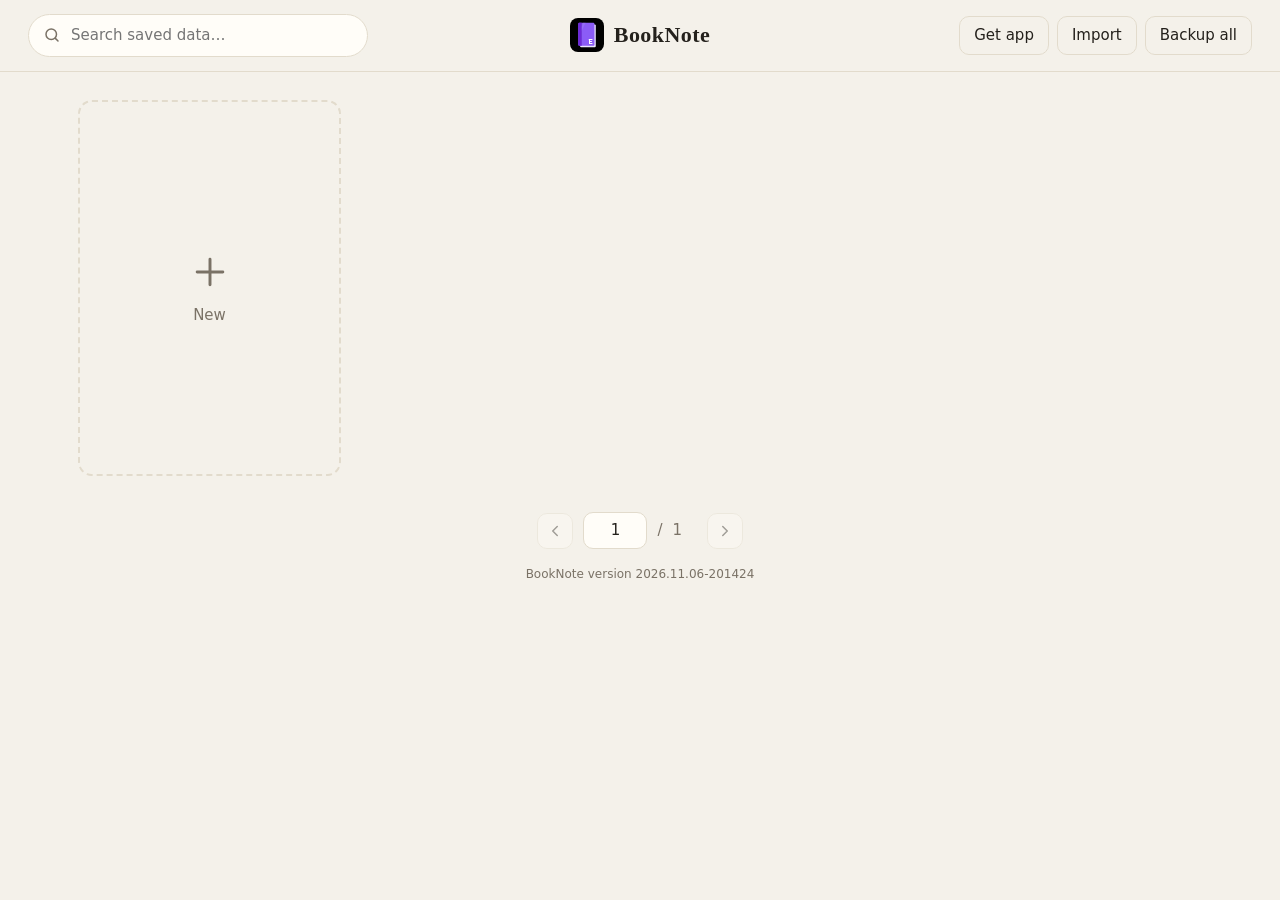
<file: index.html>
<!doctype html>
<html lang="en">
<head>
  <meta charset="utf-8">
  <meta name="viewport" content="width=device-width, initial-scale=1">
  <meta name="description" content="A notebook of books, fields and cards with images, tags and notes, saved on your own device.">
  <meta name="theme-color" content="#000000">
  <title>BookNote</title>
  <link rel="icon" href="icons/logo.svg" type="image/svg+xml">
  <link rel="icon" href="icons/favicon-32.png" sizes="32x32" type="image/png">
  <link rel="apple-touch-icon" href="icons/apple-touch-icon.png">
  <link rel="stylesheet" href="style.css">
</head>
<body>
  <div id="app"></div>
  <div id="toast" role="status" aria-live="polite"></div>
  <script src="app.js"></script>
</body>
</html>
</file>
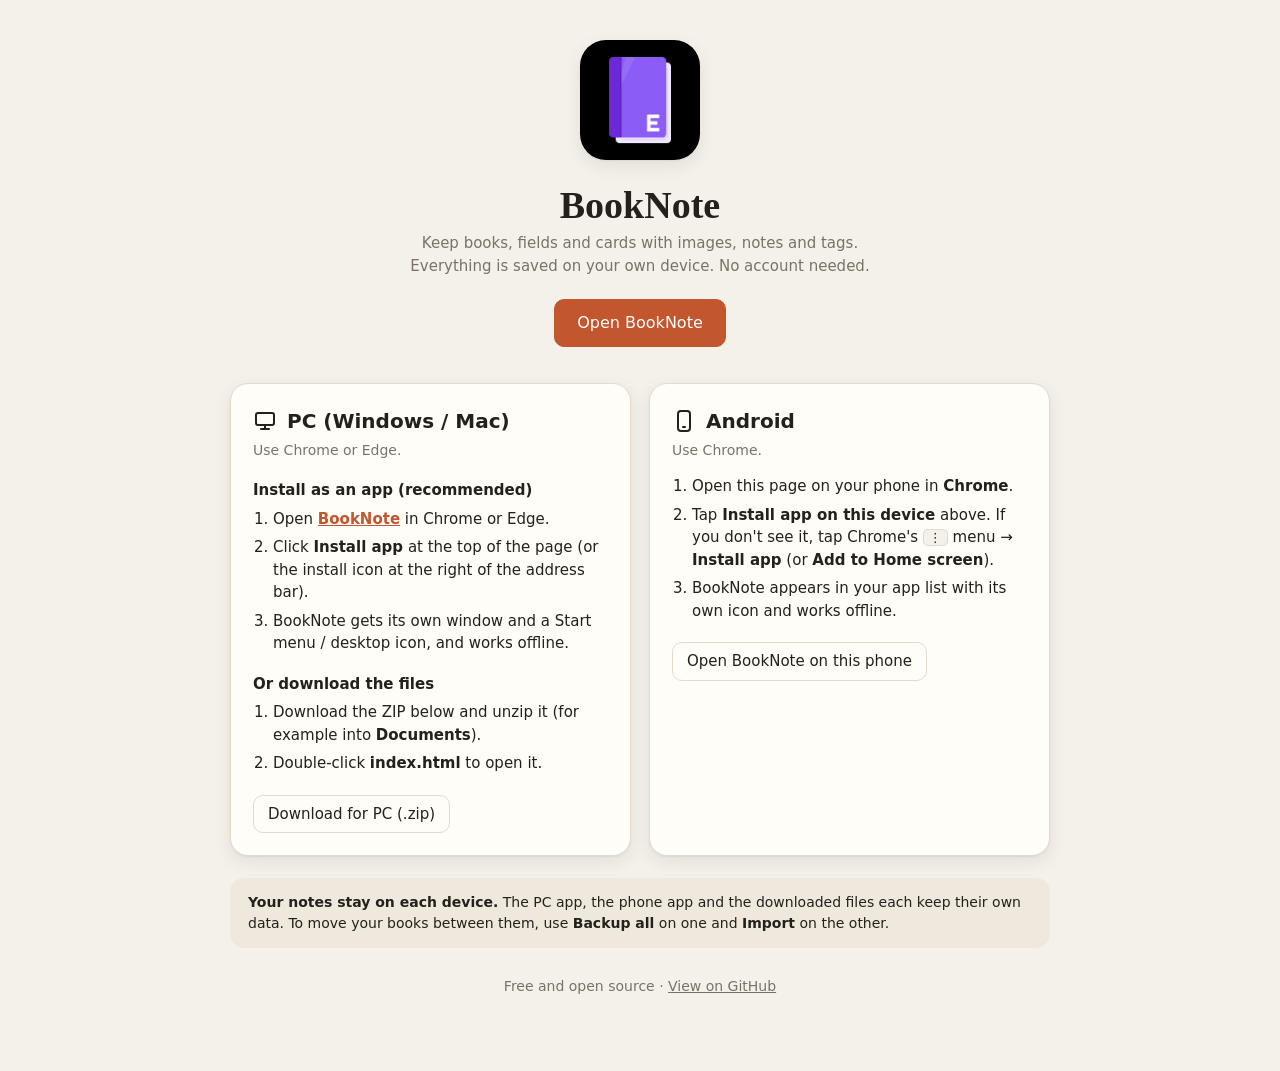
<file: download.html>
<!doctype html>
<html lang="en">
<head>
  <meta charset="utf-8">
  <meta name="viewport" content="width=device-width, initial-scale=1">
  <meta name="description" content="Get BookNote on your PC or Android phone.">
  <meta name="theme-color" content="#000000">
  <title>Get BookNote</title>
  <link rel="icon" href="icons/logo.svg" type="image/svg+xml">
  <link rel="icon" href="icons/favicon-32.png" sizes="32x32" type="image/png">
  <link rel="apple-touch-icon" href="icons/apple-touch-icon.png">
  <link rel="stylesheet" href="style.css">
  <style>
    .get { max-width: 860px; margin: 0 auto; padding: 40px 20px 60px; }
    .hero { text-align: center; margin-bottom: 36px; }
    .hero img { width: 120px; height: 120px; border-radius: 26px; box-shadow: var(--shadow); }
    .hero h1 { margin: 18px 0 6px; font: 600 38px/1.1 Georgia, "Times New Roman", serif; }
    .hero p { margin: 0 auto; color: var(--muted); max-width: 520px; }
    .cta { display: flex; gap: 10px; justify-content: center; flex-wrap: wrap; margin-top: 22px; }
    .cta .btn { padding: 11px 22px; font-size: 16px; }
    .platforms { display: grid; grid-template-columns: repeat(2, 1fr); gap: 18px; }
    .plat {
      background: var(--surface); border: 1px solid var(--border); border-radius: 18px;
      padding: 22px; box-shadow: var(--shadow);
    }
    .plat h2 { margin: 0 0 4px; font-size: 20px; display: flex; align-items: center; gap: 10px; }
    .plat h2 svg { width: 24px; height: 24px; }
    .plat .sub { margin: 0 0 14px; color: var(--muted); font-size: 14px; }
    .plat ol { margin: 0 0 16px; padding-left: 20px; }
    .plat li { margin-bottom: 6px; }
    .plat .btn { margin-top: 4px; }
    .plat a:not(.btn) { color: var(--accent); font-weight: 600; }
    .opt-title { font-weight: 600; margin: 18px 0 6px; }
    .note {
      margin-top: 22px; padding: 14px 18px; border-radius: 14px;
      background: var(--surface-2); color: var(--text); font-size: 14px;
    }
    .foot { text-align: center; margin-top: 28px; color: var(--muted); font-size: 14px; }
    .foot a { color: inherit; }
    kbd { border: 1px solid var(--border); border-radius: 5px; padding: 0 5px; font: inherit; font-size: 13px; background: var(--bg); }
    @media (max-width: 700px) { .platforms { grid-template-columns: 1fr; } .hero h1 { font-size: 30px; } }
  </style>
</head>
<body>
  <main class="get">
    <section class="hero">
      <img src="icons/icon-512.png" alt="BookNote logo">
      <h1>BookNote</h1>
      <p>Keep books, fields and cards with images, notes and tags. Everything is saved on your own device. No account needed.</p>
      <div class="cta">
        <a class="btn primary" href="./">Open BookNote</a>
        <button class="btn" id="installBtn" hidden>Install app on this device</button>
      </div>
    </section>

    <div class="platforms">
      <section class="plat">
        <h2><svg viewBox="0 0 24 24"><rect x="3" y="4" width="18" height="12" rx="2"/><path d="M8 20h8M12 16v4"/></svg>PC (Windows / Mac)</h2>
        <p class="sub">Use Chrome or Edge.</p>
        <div class="opt-title">Install as an app (recommended)</div>
        <ol>
          <li>Open <a href="./">BookNote</a> in Chrome or Edge.</li>
          <li>Click <b>Install app</b> at the top of the page (or the install icon at the right of the address bar).</li>
          <li>BookNote gets its own window and a Start menu / desktop icon, and works offline.</li>
        </ol>
        <div class="opt-title">Or download the files</div>
        <ol>
          <li>Download the ZIP below and unzip it (for example into <b>Documents</b>).</li>
          <li>Double-click <b>index.html</b> to open it.</li>
        </ol>
        <a class="btn" href="https://github.com/Ender909v1/BookNote/archive/refs/heads/main.zip">Download for PC (.zip)</a>
      </section>

      <section class="plat">
        <h2><svg viewBox="0 0 24 24"><rect x="6" y="2" width="12" height="20" rx="3"/><path d="M11 18h2"/></svg>Android</h2>
        <p class="sub">Use Chrome.</p>
        <ol>
          <li>Open this page on your phone in <b>Chrome</b>.</li>
          <li>Tap <b>Install app on this device</b> above. If you don't see it, tap Chrome's <kbd>⋮</kbd> menu → <b>Install app</b> (or <b>Add to Home screen</b>).</li>
          <li>BookNote appears in your app list with its own icon and works offline.</li>
        </ol>
        <a class="btn" href="./">Open BookNote on this phone</a>
      </section>
    </div>

    <p class="note">
      <b>Your notes stay on each device.</b> The PC app, the phone app and the downloaded files each keep their own data.
      To move your books between them, use <b>Backup all</b> on one and <b>Import</b> on the other.
    </p>

    <p class="foot">Free and open source · <a href="https://github.com/Ender909v1/BookNote">View on GitHub</a></p>
  </main>

  <script>
    // Show "Install app" when the browser offers it (Chrome / Edge on PC and Android).
    let installPrompt = null;
    const btn = document.getElementById('installBtn');
    window.addEventListener('beforeinstallprompt', e => { e.preventDefault(); installPrompt = e; btn.hidden = false; });
    window.addEventListener('appinstalled', () => { btn.hidden = true; btn.textContent = 'Installed'; });
    btn.addEventListener('click', async () => {
      if (!installPrompt) return;
      installPrompt.prompt();
      await installPrompt.userChoice;
      installPrompt = null;
      btn.hidden = true;
    });
    if (location.protocol.startsWith('http')) {
      const link = document.createElement('link');
      link.rel = 'manifest';
      link.href = 'manifest.webmanifest';
      document.head.append(link);
      navigator.serviceWorker?.register('sw.js').catch(() => {});
    }
  </script>
</body>
</html>
</file>
<file: style.css>
:root {
  --bg: #f4f1ea;
  --surface: #fffdf8;
  --surface-2: #efe9dd;
  --border: #e2dbcc;
  --text: #24211c;
  --muted: #7a7266;
  --accent: #c2562f;
  --accent-ink: #ffffff;
  --danger: #c0392b;
  --shadow: 0 1px 2px rgba(40, 30, 20, .06), 0 6px 18px rgba(40, 30, 20, .08);
  --radius: 14px;
}

@media (prefers-color-scheme: dark) {
  :root {
    --bg: #17161a;
    --surface: #222127;
    --surface-2: #2c2b32;
    --border: #38363f;
    --text: #ece9e3;
    --muted: #9a958c;
    --accent: #e2774e;
    --accent-ink: #1a1210;
    --danger: #ff6b5b;
    --shadow: 0 1px 2px rgba(0, 0, 0, .3), 0 8px 24px rgba(0, 0, 0, .35);
  }
}

* { box-sizing: border-box; }
html, body { margin: 0; }
body {
  background: var(--bg);
  color: var(--text);
  font: 15px/1.5 "Segoe UI", system-ui, -apple-system, sans-serif;
  min-height: 100vh;
}
button { font: inherit; color: inherit; cursor: pointer; }
input, textarea { font: inherit; color: inherit; }
svg {
  width: 18px; height: 18px; flex: none;
  fill: none; stroke: currentColor; stroke-width: 2; stroke-linecap: round; stroke-linejoin: round;
}
.fatal { padding: 40px; color: var(--danger); }

/* ---------- top bar ---------- */
.topbar {
  position: sticky; top: 0; z-index: 5;
  display: grid; grid-template-columns: 1fr auto 1fr; align-items: center; gap: 16px;
  padding: 14px 28px;
  background: color-mix(in srgb, var(--bg) 88%, transparent);
  backdrop-filter: blur(8px);
  border-bottom: 1px solid var(--border);
}
.topbar > :last-child { justify-self: end; }
.brand {
  margin: 0; display: flex; align-items: center; gap: 10px;
  font: 600 22px/1 Georgia, "Times New Roman", serif; letter-spacing: .02em;
}
.brand img { width: 34px; height: 34px; border-radius: 8px; display: block; }
a.btn { text-decoration: none; color: inherit; }
.top-actions { display: flex; gap: 8px; flex-wrap: wrap; justify-content: flex-end; }

.search {
  display: flex; align-items: center; gap: 8px;
  background: var(--surface); border: 1px solid var(--border); border-radius: 999px;
  padding: 8px 14px; width: 100%; max-width: 340px; color: var(--muted);
}
.search:focus-within { border-color: var(--accent); }
.search input { border: 0; outline: 0; background: transparent; width: 100%; color: var(--text); }
.search.sm { padding: 6px 12px; width: 230px; }

.btn {
  display: inline-flex; align-items: center; gap: 6px;
  border: 1px solid var(--border); background: var(--surface); border-radius: 10px; padding: 7px 14px;
}
.btn:hover { border-color: var(--muted); }
.btn.ghost { background: transparent; }
.btn.primary { background: var(--accent); border-color: var(--accent); color: var(--accent-ink); }
.btn.danger { color: var(--danger); }
.icon-btn {
  display: inline-grid; place-items: center; width: 36px; height: 36px;
  border-radius: 10px; border: 1px solid var(--border); background: var(--surface);
}
.icon-btn:hover:not(:disabled) { border-color: var(--muted); }
.icon-btn:disabled { opacity: .4; cursor: default; }

/* ---------- library grid ---------- */
.library { max-width: 1180px; margin: 0 auto; padding: 28px; }
.grid { display: grid; grid-template-columns: repeat(4, 1fr); gap: 24px; }
.tile {
  position: relative; aspect-ratio: 3 / 4.3;
  display: flex; flex-direction: column;
  border-radius: var(--radius); background: var(--surface); border: 1px solid var(--border);
  box-shadow: var(--shadow); overflow: hidden; cursor: pointer; padding: 0; text-align: left;
  transition: transform .15s, box-shadow .15s;
}
.tile:hover { transform: translateY(-3px); }
.tile:focus-visible { outline: 2px solid var(--accent); outline-offset: 2px; }
.tile-cover { flex: 1; min-height: 0; background: var(--surface-2); }
.tile-cover img { width: 100%; height: 100%; object-fit: cover; display: block; }
.tile-name {
  padding: 10px 14px; font-weight: 600;
  white-space: nowrap; overflow: hidden; text-overflow: ellipsis;
}
.only-title {
  display: grid; place-items: center; padding: 24px; text-align: center;
  background: linear-gradient(160deg, var(--surface-2), var(--surface));
}
.only-title span {
  font: 600 22px/1.25 Georgia, "Times New Roman", serif; overflow-wrap: anywhere;
  display: -webkit-box; -webkit-line-clamp: 6; -webkit-box-orient: vertical; overflow: hidden;
}
.dots {
  position: absolute; top: 8px; right: 8px;
  width: 32px; height: 32px; border-radius: 9px; border: 0;
  background: rgba(20, 16, 12, .5); color: #fff;
  display: grid; place-items: center; opacity: .75; transition: opacity .15s;
}
.tile:hover .dots, .dots:focus-visible { opacity: 1; }
.tile-add {
  align-items: center; justify-content: center; gap: 10px;
  background: transparent; border: 2px dashed var(--border); box-shadow: none; color: var(--muted);
}
.tile-add svg { width: 44px; height: 44px; stroke-width: 1.6; }
.tile-add:hover { border-color: var(--accent); color: var(--accent); }
.empty { grid-column: 2 / -1; align-self: center; color: var(--muted); }

.pager {
  display: flex; align-items: center; justify-content: center; gap: 10px;
  padding: 8px 0 40px;
}
.pager input {
  width: 64px; text-align: center; padding: 6px 4px;
  border: 1px solid var(--border); border-radius: 10px; background: var(--surface);
  -moz-appearance: textfield;
}
.pager input::-webkit-inner-spin-button, .pager input::-webkit-outer-spin-button { -webkit-appearance: none; }
.pager .last { min-width: 24px; color: var(--muted); }
.pager .sep { color: var(--muted); }

/* ---------- book editor ---------- */
.title-wrap { display: flex; align-items: center; gap: 10px; min-width: 0; max-width: 50vw; }
.book-title {
  margin: 0; font: 600 24px/1.2 Georgia, "Times New Roman", serif;
  white-space: nowrap; overflow: hidden; text-overflow: ellipsis;
}
[hidden] { display: none !important; }
.muted { color: var(--muted); font-size: 13px; }
mark {
  background: color-mix(in srgb, var(--accent) 35%, transparent);
  color: inherit; border-radius: 3px; padding: 0 1px;
}

/* sticky header + book-wide search/filter bar */
.sticky-head {
  position: sticky; top: 0; z-index: 5;
  background: color-mix(in srgb, var(--bg) 90%, transparent);
  backdrop-filter: blur(8px);
  border-bottom: 1px solid var(--border);
}
.sticky-head .topbar {
  position: static; background: none; backdrop-filter: none; border-bottom: 0; padding-bottom: 8px;
}
.book-tools { display: flex; align-items: center; gap: 10px; padding: 2px 28px 12px; }
.book-tools .search { flex: 0 1 340px; }
.gtags {
  flex: 1; min-width: 0; display: flex; gap: 6px; align-items: center;
  overflow-x: auto; padding: 3px 0; scrollbar-width: thin;
}
.chip .n { margin-left: 4px; opacity: .6; font-size: 11px; }
.result { color: var(--muted); font-size: 13px; white-space: nowrap; }
.no-results {
  display: flex; flex-direction: column; align-items: center; gap: 4px;
  padding: 48px 20px; color: var(--muted); text-align: center;
}
.no-results p { margin: 0 0 8px; }

.fields {
  max-width: 1400px; margin: 0 auto; padding: 24px 28px 80px;
  display: flex; flex-direction: column; gap: 24px;
}
.field {
  background: var(--surface); border: 1px solid var(--border); border-radius: 18px;
  padding: 16px 20px 6px; box-shadow: var(--shadow);
}
.field-head { display: flex; align-items: center; gap: 12px; flex-wrap: wrap; }
.field-name { margin: 0; font-size: 18px; overflow-wrap: anywhere; }
.drag-handle {
  display: grid; place-items: center; width: 32px; height: 34px; margin: 0 -6px 0 -8px;
  border: 0; background: transparent; color: var(--muted); border-radius: 8px;
  cursor: grab; touch-action: none;
}
.drag-handle:hover, .drag-handle:focus-visible { background: var(--surface-2); color: var(--text); outline: 0; }
.field.dragging {
  position: relative; z-index: 20; border-color: var(--accent);
  box-shadow: 0 18px 44px rgba(0, 0, 0, .35);
}
.fields.reordering { user-select: none; }
body.grabbing, body.grabbing * { cursor: grabbing !important; }
.count { color: var(--muted); font-size: 13px; }
.field-tools { margin-left: auto; display: flex; gap: 8px; align-items: center; }
.tagbar { display: flex; gap: 6px; flex-wrap: wrap; align-items: center; margin-top: 10px; }
.tagbar:empty { display: none; }
.tagbar-label { color: var(--muted); font-size: 13px; margin-right: 2px; }
.chip {
  display: inline-flex; align-items: center; gap: 4px;
  border: 1px solid var(--border); background: var(--surface-2);
  border-radius: 999px; padding: 1px 10px; font-size: 13px; white-space: nowrap;
}
button.chip:hover { border-color: var(--muted); }
.chip.on { background: var(--accent); color: var(--accent-ink); border-color: var(--accent); }
.chip.clear { background: transparent; color: var(--muted); }
.chip.sm { font-size: 12px; padding: 0 8px; }

.row {
  display: flex; gap: 16px; overflow-x: auto; overflow-y: hidden;
  padding: 14px 2px 14px; scroll-snap-type: x proximity;
}
.row::-webkit-scrollbar { height: 12px; }
.row::-webkit-scrollbar-track { background: var(--surface-2); border-radius: 999px; }
.row::-webkit-scrollbar-thumb { background: var(--border); border-radius: 999px; border: 2px solid var(--surface-2); }
.row::-webkit-scrollbar-thumb:hover { background: var(--muted); }
.row-empty { align-self: center; color: var(--muted); margin: 0 8px; }

.ccard {
  flex: 0 0 230px; height: 310px;
  display: flex; flex-direction: column; padding: 0; text-align: left;
  border: 1px solid var(--border); border-radius: 14px; background: var(--bg);
  overflow: hidden; cursor: pointer; scroll-snap-align: start;
  transition: transform .15s, border-color .15s;
}
.ccard:hover { transform: translateY(-2px); border-color: var(--muted); }
.ccard:focus-visible { outline: 2px solid var(--accent); outline-offset: 2px; }
.ccard-gallery { position: relative; height: 150px; flex: none; background: var(--surface-2); }
.ccard-strip img { flex: 0 0 100%; width: 100%; height: 100%; object-fit: cover; display: block; scroll-snap-align: start; }
/* On a PC the card arrows appear on hover; on touch screens you swipe. */
.ccard-gallery .gal-btn { width: 26px; height: 26px; opacity: 0; transition: opacity .15s; }
.ccard-gallery .gal-btn svg { width: 15px; height: 15px; }
.ccard:hover .ccard-gallery .gal-btn:not(:disabled) { opacity: 1; }
@media (hover: none) { .ccard-gallery .gal-btn { display: none; } }
.ccard-body { flex: 1; min-height: 0; padding: 10px 12px; overflow: hidden; }
.ccard-text {
  margin: 0; white-space: pre-wrap; overflow-wrap: anywhere;
  display: -webkit-box; -webkit-line-clamp: 3; -webkit-box-orient: vertical; overflow: hidden;
}
.ccard:not(.has-img) .ccard-text { -webkit-line-clamp: 8; }
.ccard-note {
  margin: 6px 0 0; color: var(--muted); font-size: 13px; white-space: pre-wrap;
  display: -webkit-box; -webkit-line-clamp: 2; -webkit-box-orient: vertical; overflow: hidden;
}
.ccard-tags { padding: 0 12px 10px; display: flex; flex-wrap: wrap; gap: 4px; max-height: 76px; overflow: hidden; flex: none; }
.ccard-tags .chip { display: block; max-width: 100%; overflow: hidden; text-overflow: ellipsis; }
.ccard-add {
  align-items: center; justify-content: center; gap: 8px;
  border: 2px dashed var(--border); background: transparent; color: var(--muted);
}
.ccard-add svg { width: 36px; height: 36px; stroke-width: 1.6; }
.ccard-add:hover { border-color: var(--accent); color: var(--accent); }

.add-field {
  display: flex; align-items: center; justify-content: center; gap: 10px;
  padding: 26px; border-radius: 18px; border: 2px dashed var(--border);
  background: transparent; color: var(--muted); font-size: 16px;
}
.add-field svg { width: 24px; height: 24px; }
.add-field:hover { border-color: var(--accent); color: var(--accent); }

/* ---------- menu ---------- */
.menu {
  position: fixed; z-index: 50; min-width: 180px; padding: 6px;
  background: var(--surface); border: 1px solid var(--border); border-radius: 12px; box-shadow: var(--shadow);
}
.menu button {
  display: block; width: 100%; text-align: left; border: 0; background: transparent;
  padding: 8px 12px; border-radius: 8px;
}
.menu button:hover { background: var(--surface-2); }
.menu button.danger { color: var(--danger); }

/* ---------- dialogs ---------- */
dialog.modal {
  border: 0; padding: 0; background: transparent; color: var(--text);
  max-width: none; max-height: none; overflow: visible;
}
dialog.modal::backdrop { background: rgba(15, 12, 10, .55); backdrop-filter: blur(3px); }
.box {
  background: var(--surface); border-radius: 18px; padding: 22px;
  width: min(420px, 92vw); max-height: 92vh; overflow: auto; box-shadow: var(--shadow);
}
.wide .box { width: min(640px, 94vw); }
.box h3 { margin: 0 0 14px; font-size: 18px; }
.box p { margin: 0 0 12px; }
.text-input, .box textarea {
  width: 100%; padding: 9px 12px; border: 1px solid var(--border); border-radius: 10px;
  background: var(--bg); outline: 0; resize: vertical;
}
.text-input:focus, .box textarea:focus { border-color: var(--accent); }
.lbl { display: block; margin-top: 14px; font-weight: 600; font-size: 14px; }
.lbl > textarea, .lbl > .tag-input { margin-top: 6px; font-weight: 400; }
.opt { color: var(--muted); font-weight: 400; font-size: 12px; }
.err { color: var(--danger); min-height: 1.2em; margin: 10px 0 0 !important; font-size: 14px; }
.row-end { display: flex; justify-content: flex-end; gap: 8px; margin-top: 12px; }

/* card editor: images */
.imgs { margin-top: 6px; border-radius: 12px; }
.drop {
  display: flex; flex-direction: column; align-items: center; justify-content: center; gap: 6px;
  width: 100%; height: 150px; padding: 10px;
  border: 2px dashed var(--border); border-radius: 12px; background: var(--bg);
  color: var(--muted); cursor: pointer; text-align: center;
}
.drop:hover, .drop:focus-visible, .imgs.over .drop { border-color: var(--accent); color: var(--accent); outline: 0; }
.imgs.over { outline: 2px dashed var(--accent); outline-offset: 3px; }
.img-list { display: flex; gap: 10px; overflow-x: auto; padding: 2px 2px 8px; scrollbar-width: thin; scrollbar-color: var(--border) transparent; }
.img-item {
  position: relative; flex: 0 0 120px; height: 120px; overflow: hidden;
  display: grid; place-items: center; border-radius: 10px;
  border: 1px solid var(--border); background: var(--bg); color: var(--muted); font-size: 12px;
}
.img-item img { width: 100%; height: 100%; object-fit: cover; display: block; }
.img-item.missing { border-style: dashed; }
.img-item .mini {
  position: absolute; top: 5px; display: grid; place-items: center; padding: 0;
  width: 26px; height: 26px; border: 0; border-radius: 7px; background: rgba(0, 0, 0, .6); color: #fff;
}
.img-item .mini:hover { background: rgba(0, 0, 0, .85); }
.img-item .mini svg { width: 14px; height: 14px; stroke-width: 2.5; }
.img-item .rm { right: 5px; }
.img-item .left { left: 5px; }
.img-item .first {
  position: absolute; left: 5px; bottom: 5px; padding: 0 7px; border-radius: 999px;
  background: var(--accent); color: var(--accent-ink); font-size: 11px; font-weight: 600;
}
.drop.img-add { flex: 0 0 120px; height: 120px; }

/* image galleries (card and pop-up): swipe or scroll sideways, one image at a time */
.ccard-strip, .viewer-strip {
  display: flex; height: 100%; overflow-x: auto; overflow-y: hidden;
  scroll-snap-type: x mandatory; overscroll-behavior-x: contain; scrollbar-width: none;
}
.ccard-strip::-webkit-scrollbar, .viewer-strip::-webkit-scrollbar { display: none; }
.img-count {
  position: absolute; top: 8px; left: 8px; padding: 1px 8px; border-radius: 999px;
  background: rgba(0, 0, 0, .6); color: #fff; font-size: 12px; pointer-events: none;
}
.gal-btn {
  position: absolute; top: 50%; transform: translateY(-50%); z-index: 1;
  display: grid; place-items: center; padding: 0; width: 30px; height: 30px;
  border: 0; border-radius: 50%; background: rgba(0, 0, 0, .55); color: #fff;
}
.gal-btn:hover:not(:disabled) { background: rgba(0, 0, 0, .8); }
.gal-btn:disabled { opacity: 0; pointer-events: none; }
.gal-btn.prev { left: 6px; }
.gal-btn.next { right: 6px; }

.tag-input {
  display: flex; flex-wrap: wrap; gap: 6px; align-items: center;
  padding: 6px 8px; border: 1px solid var(--border); border-radius: 10px; background: var(--bg);
}
.tag-input:focus-within { border-color: var(--accent); }
.tag-input { cursor: pointer; min-height: 42px; outline: 0; }
.tag-input:focus-visible { border-color: var(--accent); }
.tag-chips { display: contents; }
.tag-input .chip button { border: 0; background: none; padding: 0 0 0 2px; color: var(--muted); line-height: 1; }
.tag-input .chip button:hover { color: var(--danger); }
.tag-ph { display: inline-flex; align-items: center; gap: 4px; color: var(--muted); font-size: 13px; font-weight: 400; }
.tag-ph svg { width: 14px; height: 14px; }
.tag-caret { margin-left: auto; color: var(--muted); display: inline-flex; }

/* tag dropdown */
.dropdown {
  position: fixed; z-index: 60; display: flex; flex-direction: column; max-height: 340px;
  background: var(--surface); border: 1px solid var(--border); border-radius: 12px;
  box-shadow: var(--shadow); padding: 6px; font-weight: 400; font-size: 14px;
}
.dd-search {
  display: flex; align-items: center; gap: 8px; padding: 6px 8px 8px; margin-bottom: 4px;
  border-bottom: 1px solid var(--border); color: var(--muted);
}
.dd-search svg { width: 16px; height: 16px; }
.dd-search input { border: 0; outline: 0; background: transparent; width: 100%; color: var(--text); }
.dd-list { overflow-y: auto; min-height: 0; }
.dd-item {
  display: flex; align-items: center; gap: 10px; width: 100%;
  border: 0; background: transparent; padding: 7px 8px; border-radius: 8px; text-align: left;
}
.dd-item.active { background: var(--surface-2); }
.dd-item:disabled { opacity: .55; cursor: default; }
.dd-item .check {
  width: 18px; height: 18px; flex: none; display: grid; place-items: center;
  border: 1.5px solid var(--border); border-radius: 5px;
}
.dd-item.on .check { background: var(--accent); border-color: var(--accent); color: var(--accent-ink); }
.dd-item .check svg { width: 13px; height: 13px; stroke-width: 3; }
.dd-item .t { flex: 1; min-width: 0; overflow: hidden; text-overflow: ellipsis; white-space: nowrap; }
.dd-item .n { color: var(--muted); font-size: 12px; }
.dd-item .rm { color: var(--muted); padding: 0 5px; border-radius: 5px; font-size: 16px; line-height: 1; }
.dd-item .rm:hover { color: var(--danger); background: var(--bg); }
.dd-item.add { color: var(--accent); font-weight: 600; }
.dd-item.add svg { width: 16px; height: 16px; }
.dd-empty { padding: 10px 8px; color: var(--muted); font-size: 13px; }
.dd-item.zero .t { color: var(--muted); }
.dd-hint { padding: 0 8px 6px; color: var(--muted); font-size: 12px; }
.dd-actions { flex: none; display: flex; gap: 4px; margin-top: 4px; padding-top: 4px; border-top: 1px solid var(--border); }
.dd-actions button {
  flex: 1; padding: 6px 8px; border: 0; border-radius: 8px;
  background: transparent; color: var(--accent); font-weight: 600; font-size: 13px;
}
.dd-actions button:hover:not(:disabled) { background: var(--surface-2); }
.dd-actions button:disabled { color: var(--muted); opacity: .6; cursor: default; }

.dd-btn { white-space: nowrap; }
.dd-btn svg { width: 16px; height: 16px; }
.dd-btn.on { border-color: var(--accent); color: var(--accent); }
.btn.sm { padding: 5px 10px; font-size: 14px; }

/* card viewer */
.viewer-box {
  position: relative; display: flex;
  width: min(1100px, 94vw); height: min(760px, 90vh);
  background: var(--surface); border-radius: 20px; overflow: hidden; box-shadow: var(--shadow);
}
.viewer-img { position: relative; flex: 1.4; min-width: 0; background: #0e0d10; }
.viewer-img .slide { flex: 0 0 100%; display: grid; place-items: center; scroll-snap-align: start; overflow: hidden; }
.viewer-img .slide img { max-width: 100%; max-height: 100%; object-fit: contain; display: block; }
.viewer-img .gal-btn { width: 40px; height: 40px; }
.viewer-img .gal-btn.prev { left: 12px; }
.viewer-img .gal-btn.next { right: 12px; }
.viewer-img .img-count { top: auto; bottom: 12px; left: 50%; transform: translateX(-50%); }
.viewer-info { flex: 1; min-width: 0; padding: 28px 28px 20px; overflow: auto; display: flex; flex-direction: column; gap: 16px; }
.viewer-box.no-img { width: min(760px, 94vw); height: auto; min-height: 320px; max-height: 90vh; }
.viewer-meta { color: var(--muted); font-size: 13px; padding-right: 40px; }
.viewer-text { white-space: pre-wrap; font-size: 17px; overflow-wrap: anywhere; }
.viewer-note { background: var(--bg); border-radius: 12px; padding: 12px 14px; }
.viewer-note h4 { margin: 0 0 4px; font-size: 12px; text-transform: uppercase; letter-spacing: .08em; color: var(--muted); }
.viewer-note p { margin: 0; white-space: pre-wrap; overflow-wrap: anywhere; }
.viewer-tags { display: flex; gap: 6px; flex-wrap: wrap; }
.viewer-actions { margin-top: auto; display: flex; flex-wrap: wrap; gap: 8px; align-items: center; padding-top: 8px; }
.viewer-actions .spacer { flex: 1; }
.viewer-missing {
  display: flex; align-items: center; gap: 10px; flex-wrap: wrap;
  padding: 10px 14px; border-radius: 12px; border: 1px dashed var(--border);
  color: var(--muted); font-size: 14px;
}
.viewer-missing span { flex: 1; min-width: 160px; }
.viewer-box .close { position: absolute; top: 14px; right: 14px; z-index: 1; }

/* ---------- updates ---------- */
.app-version { text-align: center; color: var(--muted); font-size: 12px; margin: -24px 0 28px; }
.update-bar {
  position: fixed; top: 0; left: 0; right: 0; z-index: 300;
  padding: 10px 16px; text-align: center; font-size: 14px; font-weight: 600;
  background: #8b5cf6; color: #fff; box-shadow: 0 4px 16px rgba(0, 0, 0, .3);
}
.update-bar a { color: #fff; }
.update-overlay {
  position: fixed; inset: 0; z-index: 400; display: grid; place-items: center;
  padding: 24px; text-align: center; background: rgba(0, 0, 0, .9); color: #fff;
}
.update-overlay img { width: 88px; height: 88px; border-radius: 20px; }
.update-overlay h2 { margin: 16px 0 6px; font: 600 24px/1.2 Georgia, "Times New Roman", serif; }
.update-overlay p { margin: 0 0 18px; color: #c9c4d6; }
.spinner {
  width: 34px; height: 34px; margin: 0 auto; border-radius: 50%;
  border: 3px solid rgba(255, 255, 255, .2); border-top-color: #a78bfa;
  animation: spin .8s linear infinite;
}
@keyframes spin { to { transform: rotate(360deg); } }

/* ---------- toast ---------- */
#toast {
  position: fixed; left: 50%; bottom: 24px; transform: translate(-50%, 20px);
  background: var(--text); color: var(--bg); padding: 10px 18px; border-radius: 12px;
  opacity: 0; pointer-events: none; transition: opacity .2s, transform .2s; z-index: 100; max-width: 90vw;
}
#toast.show { opacity: 1; transform: translate(-50%, 0); }
#toast.error { background: var(--danger); color: #fff; }

@media (max-width: 760px) {
  .topbar { grid-template-columns: 1fr; padding: 12px 16px; }
  .topbar > :last-child { justify-self: stretch; }
  .title-wrap { max-width: none; }
  .library, .fields { padding: 16px; }
  .grid { grid-template-columns: repeat(2, 1fr); gap: 14px; }
  .field-tools { margin-left: 0; width: 100%; }
  .book-tools { flex-wrap: wrap; padding: 2px 16px 10px; }
  .book-tools .search { flex: 1 1 100%; max-width: none; }
  .gtags { flex: 1 1 100%; order: 3; }
  .search.sm { width: auto; flex: 1; }
  .viewer-box { flex-direction: column; }
  .viewer-img { flex: none; height: 40%; }
}
</file>
